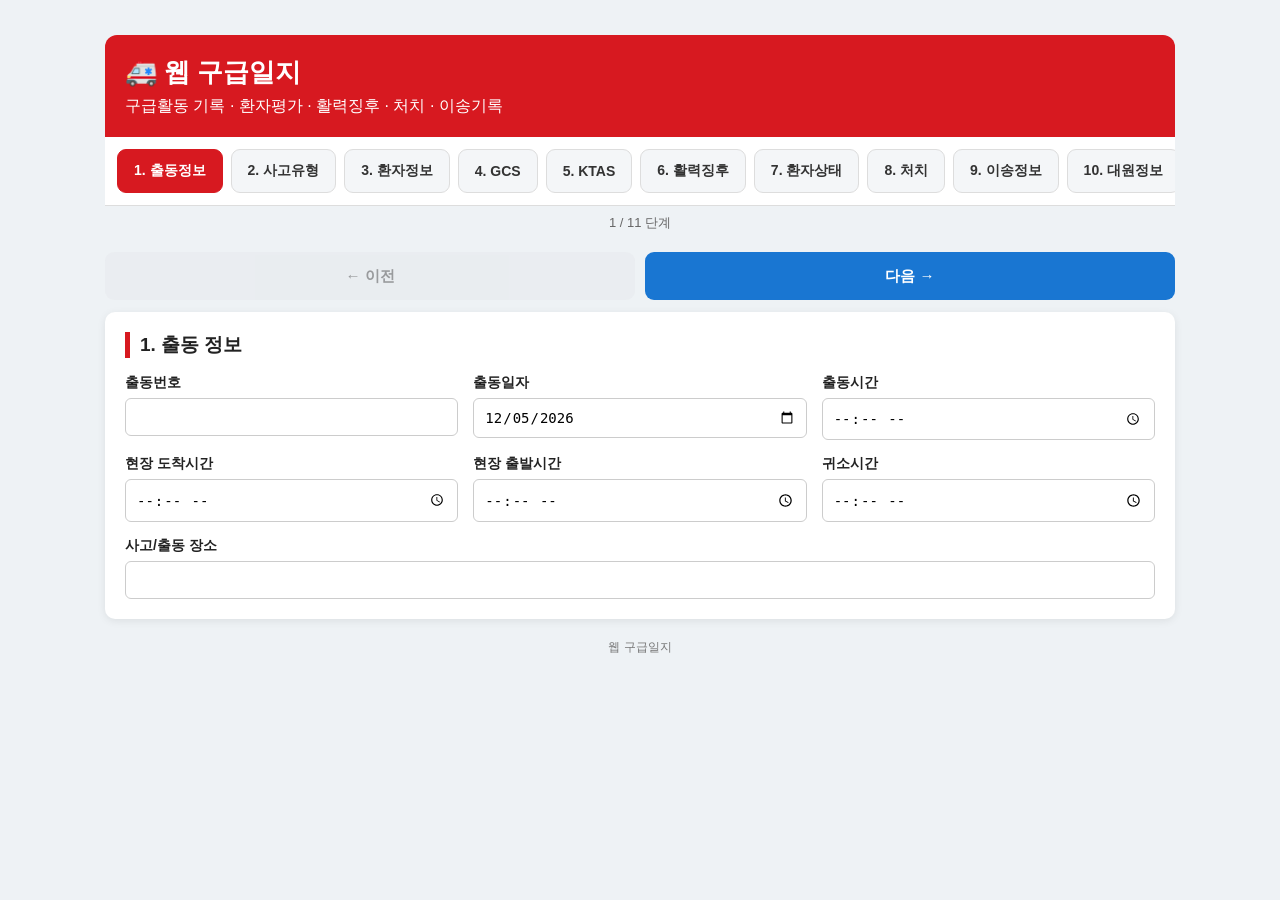
<file: files.html>
<!DOCTYPE html>
<html lang="ko">
<head>
<meta charset="UTF-8">
<meta name="viewport" content="width=device-width, initial-scale=1.0">
<title>웹 구급일지</title>

<style>
*{box-sizing:border-box}

body{
    margin:0;
    font-family:Arial,"Malgun Gothic",sans-serif;
    background:#eef2f5;
    color:#222;
}

.container{
    max-width:1100px;
    margin:20px auto;
    padding:15px;
}

.header{
    background:#d71920;
    color:#fff;
    padding:20px;
    border-radius:12px 12px 0 0;
}

.header h1{
    margin:0;
    font-size:26px;
}

.header p{
    margin:6px 0 0;
}

.card{
    background:#fff;
    padding:20px;
    margin-bottom:15px;
    border-radius:10px;
    box-shadow:0 2px 8px rgba(0,0,0,.08);
}

.card h2{
    margin-top:0;
    border-left:5px solid #d71920;
    padding-left:10px;
    font-size:19px;
}

.grid{
    display:grid;
    grid-template-columns:repeat(3,1fr);
    gap:15px;
}

.field{
    display:flex;
    flex-direction:column;
}

.full{
    grid-column:1/-1;
}

label{
    font-weight:bold;
    margin-bottom:6px;
    font-size:14px;
}

input,
select,
textarea{
    width:100%;
    padding:10px;
    border:1px solid #ccc;
    border-radius:6px;
    font-size:14px;
}

textarea{
    min-height:100px;
    resize:vertical;
}

.check-group{
    display:flex;
    flex-wrap:nowrap;
    align-items:center;
    gap:16px;
    overflow-x:auto;
    white-space:nowrap;
}

.check-group label{
    font-weight:normal;
    display:inline-flex;
    align-items:center;
    gap:5px;
    margin:0;
    flex-shrink:0;
}

.ktas-assist{
    margin-top:18px;
    padding:15px;
    border-radius:8px;
    background:#f8fafc;
    border:1px solid #ddd;
}

.ktas-warning{
    background:#fff1f2;
    border-color:#fecdd3;
    color:#9f1239;
}

.ktas-normal{
    background:#f0fdf4;
    border-color:#bbf7d0;
    color:#166534;
}

.gcs-result{
    margin-top:12px;
    padding:12px;
    border-radius:7px;
    background:#f8fafc;
    font-size:18px;
    font-weight:bold;
}

.gcs-warning{
    display:none;
    margin-top:10px;
    padding:12px;
    border-radius:7px;
    background:#fee2e2;
    color:#991b1b;
    font-weight:bold;
}

.vital-wrapper{
    overflow-x:auto;
}

.vital-table{
    width:100%;
    min-width:950px;
    border-collapse:collapse;
}

.vital-table th,
.vital-table td{
    border:1px solid #ddd;
    padding:7px;
    text-align:center;
}

.vital-table th{
    background:#f4f4f4;
}

.vital-table input{
    min-width:75px;
}

.vital-abnormal{
    background:#fff1f2 !important;
    border:2px solid #ef4444 !important;
}

.vital-alert{
    display:none;
    margin-top:12px;
    padding:12px;
    border-radius:7px;
    background:#fff7ed;
    border:1px solid #fdba74;
    color:#9a3412;
}

.add-vital{
    background:#d71920;
    color:#fff;
    margin-bottom:12px;
}

.delete-vital{
    background:#ef4444;
    color:#fff;
    padding:7px 10px;
    font-size:12px;
}

.buttons{
    display:flex;
    flex-wrap:wrap;
    gap:10px;
    margin-top:20px;
}

button{
    border:0;
    padding:12px 20px;
    border-radius:7px;
    font-weight:bold;
    cursor:pointer;
}

.save{
    background:#1976d2;
    color:#fff;
}

.sheet{
    background:#168a45;
    color:#fff;
}

.txt{
    background:#7c3aed;
    color:#fff;
}

.print{
    background:#444;
    color:#fff;
}

.reset{
    background:#eee;
    color:#333;
}

.status{
    display:none;
    margin-top:15px;
    padding:12px;
    border-radius:7px;
    white-space:pre-line;
}

.status.success{
    display:block;
    background:#dcfce7;
    color:#166534;
}

.status.error{
    display:block;
    background:#fee2e2;
    color:#991b1b;
}

.footer{
    text-align:center;
    color:#777;
    font-size:12px;
    margin:20px;
}

@media(max-width:700px){
    .grid{
        grid-template-columns:1fr;
    }

    .container{
        margin:5px;
        padding:5px;
    }
}

@media print{
    body{
        background:#fff;
    }

    .container{
        max-width:none;
        margin:0;
        padding:0;
    }

    .buttons,
    .add-vital,
    .delete-vital,
    .status{
        display:none!important;
    }

    .card{
        box-shadow:none;
        border:1px solid #ddd;
        page-break-inside:avoid;
    }

    .header{
        background:#d71920!important;
        -webkit-print-color-adjust:exact;
        print-color-adjust:exact;
    }
}

/* ===================================
   모바일·태블릿 탭 방식
=================================== */

.tab-navigation {
    display: flex;
    gap: 8px;
    padding: 12px;
    background: #fff;
    border-bottom: 1px solid #ddd;
    overflow-x: auto;
    -webkit-overflow-scrolling: touch;
    scrollbar-width: thin;
    position: sticky;
    top: 0;
    z-index: 100;
}

.tab-button {
    flex: 0 0 auto;
    min-height: 44px;
    padding: 10px 16px;
    border: 1px solid #ddd;
    border-radius: 9px;
    background: #f4f6f8;
    color: #333;
    font-size: 14px;
    font-weight: bold;
    white-space: nowrap;
    cursor: pointer;
}

.tab-button.active {
    background: #d71920;
    color: #fff;
    border-color: #d71920;
}

.tab-button:focus-visible {
    outline: 3px solid #1976d2;
    outline-offset: 2px;
}

/* 탭 콘텐츠 */
.tab-panel {
    display: none;
}

.tab-panel.active {
    display: block;
}

/* 하단 이전·다음 버튼 */
.tab-controls {
    display: grid;
    grid-template-columns: 1fr 1fr;
    gap: 10px;
    margin: 12px 0;
}

.tab-controls button {
    min-height: 48px;
    border-radius: 9px;
    font-size: 15px;
}

.tab-prev {
    background: #e5e7eb;
    color: #333;
}

.tab-next {
    background: #1976d2;
    color: #fff;
}

.tab-progress {
    text-align: center;
    font-size: 13px;
    color: #666;
    padding: 8px;
}

/* 태블릿 */
@media (min-width: 601px) and (max-width: 1024px) {
    .container {
        max-width: 100%;
        padding: 12px;
    }

    .tab-navigation {
        flex-wrap: wrap;
        position: sticky;
        top: 0;
    }

    .tab-button {
        font-size: 15px;
        padding: 12px 16px;
    }

    .tab-panel .grid {
        grid-template-columns: repeat(2, minmax(0, 1fr));
    }
}

/* 스마트폰 */
@media (max-width: 600px) {
    .tab-navigation {
        gap: 6px;
        padding: 10px;
    }

    .tab-button {
        min-height: 44px;
        padding: 10px 13px;
        font-size: 13px;
    }

    .tab-controls {
        padding: 0 10px;
    }

    .tab-progress {
        background: #f3f5f8;
    }
}

/* 인쇄할 때는 모든 탭 내용을 표시 */
@media print {
    .tab-navigation,
    .tab-controls,
    .tab-progress {
        display: none !important;
    }

    .tab-panel,
    .tab-panel.active {
        display: block !important;
    }
}

.tab-controls button:disabled {
    opacity: 0.45;
    cursor: not-allowed;
}

.tab-button:disabled {
    cursor: not-allowed;
}

@media print {
    .tab-panel {
        display: block !important;
    }
}    

/* =====================================
   태블릿: KTAS 선택 항목 겹침 방지
===================================== */

@media (min-width: 601px) and (max-width: 1024px) {

    /* KTAS 카드 내부의 그리드 넘침 방지 */
    .card .grid {
        grid-template-columns: repeat(2, minmax(0, 1fr));
        gap: 18px 14px;
    }

    .card .field {
        min-width: 0;
    }

    /* 생명위협 여부 등 선택 영역 */
    #ktas .check-group,
    .card .check-group {
        display: flex;
        flex-wrap: wrap;
        align-items: flex-start;
        gap: 12px 18px;
        overflow: visible;
        white-space: normal;
        min-width: 0;
    }

    /* 라디오·체크박스와 글씨를 한 묶음으로 정렬 */
    .card .check-group label {
        display: inline-flex;
        flex-direction: row;
        align-items: center;
        justify-content: flex-start;
        gap: 8px;
        margin: 0;
        padding: 3px 0;
        min-width: 0;
        flex: 0 1 auto;
        white-space: normal;
        line-height: 1.6;
        font-size: 14px;
    }

    /* 전역 input { width:100% } 스타일 덮어쓰기 */
    .card .check-group input[type="radio"],
    .card .check-group input[type="checkbox"] {
        width: 18px;
        min-width: 18px;
        height: 18px;
        flex: 0 0 18px;
        margin: 0;
        padding: 0;
    }

    /* 주요 응급증상: 두 열로 배치 */
    .card .field.full .check-group {
        display: grid;
        grid-template-columns: repeat(2, minmax(0, 1fr));
        align-items: start;
        gap: 12px 16px;
    }

    .card .field.full .check-group label {
        width: 100%;
        overflow-wrap: break-word;
        word-break: keep-all;
    }
}
    
</style>
</head>

<body>

<div class="container">

<div class="header">
    <h1>🚑 웹 구급일지</h1>
    <p>구급활동 기록 · 환자평가 · 활력징후 · 처치 · 이송기록</p>
</div>


<!-- 탭 메뉴 -->
<nav class="tab-navigation" aria-label="구급일지 입력 항목">
    <button type="button" class="tab-button active"
        data-tab="0" aria-selected="true">1. 출동정보</button>

    <button type="button" class="tab-button"
        data-tab="1" aria-selected="false">2. 사고유형</button>

    <button type="button" class="tab-button"
        data-tab="2" aria-selected="false">3. 환자정보</button>

    <button type="button" class="tab-button"
        data-tab="3" aria-selected="false">4. GCS</button>

    <button type="button" class="tab-button"
        data-tab="4" aria-selected="false">5. KTAS</button>

    <button type="button" class="tab-button"
        data-tab="5" aria-selected="false">6. 활력징후</button>

    <button type="button" class="tab-button"
        data-tab="6" aria-selected="false">7. 환자상태</button>

    <button type="button" class="tab-button"
        data-tab="7" aria-selected="false">8. 처치</button>

    <button type="button" class="tab-button"
        data-tab="8" aria-selected="false">9. 이송정보</button>

    <button type="button" class="tab-button"
        data-tab="9" aria-selected="false">10. 대원정보</button>

    <button type="button" class="tab-button"
        data-tab="10" aria-selected="false">11. 기타·저장</button>
</nav>

<div class="tab-progress" id="tabProgress" aria-live="polite">
    1 / 11 단계
</div>


<div class="tab-controls">
    <button type="button" class="tab-prev" id="tabPrev">
        ← 이전
    </button>
    <button type="button" class="tab-next" id="tabNext">
        다음 →
    </button>
</div>
    
    
<!-- 1 출동정보 -->
<div class="card">
<h2>1. 출동 정보</h2>

<div class="grid">

<div class="field">
<label>출동번호</label>
<input type="text" id="callNumber">
</div>

<div class="field">
<label>출동일자</label>
<input type="date" id="date">
</div>

<div class="field">
<label>출동시간</label>
<input type="time" id="dispatchTime">
</div>

<div class="field">
<label>현장 도착시간</label>
<input type="time" id="arrivalTime">
</div>

<div class="field">
<label>현장 출발시간</label>
<input type="time" id="departureTime">
</div>

<div class="field">
<label>귀소시간</label>
<input type="time" id="returnTime">
</div>

<div class="field full">
<label>사고/출동 장소</label>
<input type="text" id="location">
</div>

</div>
</div>


<!-- 2 사고유형 -->
<div class="card">
<h2>2. 사고유형</h2>

<div class="grid">

<div class="field">
<label>사고유형</label>

<select id="accidentType">

<option value="">선택</option>

<optgroup label="질환">
<option>흉통</option>
<option>호흡곤란</option>
<option>심정지</option>
<option>뇌졸중 의심</option>
<option>경련</option>
<option>의식저하</option>
<option>실신</option>
<option>저혈당</option>
<option>고혈당</option>
<option>복통</option>
<option>발열</option>
</optgroup>

<optgroup label="외상">
<option>실족·추락</option>
<option>낙상</option>
<option>교통사고</option>
<option>충돌</option>
<option>절단</option>
<option>열상</option>
<option>골절 의심</option>
<option>심한 출혈</option>
</optgroup>

<optgroup label="환경">
<option>저체온증</option>
<option>열탈진</option>
<option>열사병</option>
<option>탈수</option>
<option>동상</option>
<option>번개 손상</option>
</optgroup>

<optgroup label="중독·동물">
<option>중독</option>
<option>벌 쏘임</option>
<option>뱀 물림</option>
<option>야생동물 공격</option>
</optgroup>

<optgroup label="조난">
<option>길 잃음</option>
<option>고립</option>
<option>체력고갈</option>
<option>장비부족</option>
</optgroup>

<option>기타</option>

</select>
</div>

</div>
</div>


<!-- 3 환자정보 -->
<div class="card">
<h2>3. 환자 정보</h2>

<div class="grid">

<div class="field">
<label>성명</label>
<input type="text" id="patientName">
</div>

<div class="field">
<label>성별</label>
<select id="gender">
<option value="">선택</option>
<option>남성</option>
<option>여성</option>
<option>미상</option>
</select>
</div>

<div class="field">
<label>나이</label>
<input type="number" id="age" min="0" max="150">
</div>

<div class="field">
<label>생년월일</label>
<input type="date" id="birthDate">
</div>

<div class="field">
<label>보호자</label>
<input type="text" id="guardian">
</div>

<div class="field">
<label>연락처</label>
<input type="tel" id="phone">
</div>

</div>
</div>


<!-- 4 GCS -->
<div class="card">
<h2>4. 의식평가 GCS</h2>

<div class="grid">

<div class="field">
<label>Eye (E)</label>

<select id="eye" onchange="calculateGCS()">
<option value="4">4 - 자발적으로 눈을 뜸</option>
<option value="3">3 - 말에 눈을 뜸</option>
<option value="2">2 - 통증에 눈을 뜸</option>
<option value="1">1 - 눈을 뜨지 않음</option>
</select>
</div>


<div class="field">
<label>Verbal (V)</label>

<select id="verbal" onchange="calculateGCS()">
<option value="5">5 - 지남력 정상</option>
<option value="4">4 - 혼돈된 대화</option>
<option value="3">3 - 부적절한 말</option>
<option value="2">2 - 이해할 수 없는 소리</option>
<option value="1">1 - 반응 없음</option>
</select>
</div>


<div class="field">
<label>Motor (M)</label>

<select id="motor" onchange="calculateGCS()">
<option value="6">6 - 명령에 따름</option>
<option value="5">5 - 통증 국소화</option>
<option value="4">4 - 통증에 움츠림</option>
<option value="3">3 - 이상굴곡</option>
<option value="2">2 - 이상신전</option>
<option value="1">1 - 움직임 없음</option>
</select>
</div>

</div>


<div class="gcs-result">
GCS :
<span id="gcsResult"></span>
</div>

<div
    id="gcsWarning"
    class="gcs-warning"
>
⚠️ GCS 8점 이하입니다. 기도 및 호흡상태를 즉시 확인하고 환자의 전체 상태를 평가하십시오.
</div>

</div>


<!-- 5 KTAS -->
<div class="card">

<h2>5. KTAS 환자 중증도 평가</h2>

<div class="grid">


<div class="field">
<label>생명위협 여부</label>

<div class="check-group">

<label>
<input
type="radio"
name="lifeThreat"
value="있음"
onchange="evaluateKTAS()"
>
있음
</label>

<label>
<input
type="radio"
name="lifeThreat"
value="없음"
onchange="evaluateKTAS()"
>
없음
</label>

</div>
</div>


<div class="field">
<label>기도</label>

<select id="airway" onchange="evaluateKTAS()">
<option value="">선택</option>
<option value="정상">유지</option>
<option value="부분폐쇄">부분폐쇄</option>
<option value="위험">완전폐쇄/위험</option>
</select>
</div>


<div class="field">
<label>호흡</label>

<select id="breathing" onchange="evaluateKTAS()">
<option value="">선택</option>
<option value="정상">정상</option>
<option value="이상">이상</option>
<option value="호흡부전">호흡부전 의심</option>
<option value="무호흡">무호흡</option>
</select>
</div>


<div class="field">
<label>순환</label>

<select id="circulation" onchange="evaluateKTAS()">
<option value="">선택</option>
<option value="안정">안정</option>
<option value="불안정">불안정</option>
<option value="심정지">심정지</option>
</select>
</div>


<div class="field">
<label>의식</label>

<select id="ktasConsciousness" onchange="evaluateKTAS()">
<option value="">선택</option>
<option value="Alert">Alert</option>
<option value="Verbal">Verbal</option>
<option value="Pain">Pain</option>
<option value="Unresponsive">Unresponsive</option>
</select>
</div>


<div class="field full">
<label>주요 응급증상</label>

<div class="check-group">

<label>
<input
type="checkbox"
name="ktasSymptom"
value="호흡곤란"
onchange="evaluateKTAS()"
>
호흡곤란
</label>

<label>
<input
type="checkbox"
name="ktasSymptom"
value="흉통"
onchange="evaluateKTAS()"
>
흉통
</label>

<label>
<input
type="checkbox"
name="ktasSymptom"
value="심한출혈"
onchange="evaluateKTAS()"
>
심한 출혈
</label>

<label>
<input
type="checkbox"
name="ktasSymptom"
value="경련"
onchange="evaluateKTAS()"
>
경련
</label>

<label>
<input
type="checkbox"
name="ktasSymptom"
value="뇌졸중의심"
onchange="evaluateKTAS()"
>
뇌졸중 의심
</label>

<label>
<input
type="checkbox"
name="ktasSymptom"
value="심한외상"
onchange="evaluateKTAS()"
>
심한 외상
</label>

<label>
<input
type="checkbox"
name="ktasSymptom"
value="심한통증"
onchange="evaluateKTAS()"
>
심한 통증
</label>

<label>
<input
type="checkbox"
name="ktasSymptom"
value="중독"
onchange="evaluateKTAS()"
>
중독
</label>

</div>
</div>

</div>


<div
id="ktasAssist"
class="ktas-assist"
>
환자 상태를 입력하면 KTAS 평가 참고사항이 표시됩니다.
</div>


<div
style="
margin-top:18px;
padding:15px;
background:#fff7ed;
border:1px solid #fed7aa;
border-radius:8px;
"
>

<label>최종 KTAS</label>

<select id="ktas">

<option value="">선택</option>
<option value="KTAS 1">KTAS 1 - 소생</option>
<option value="KTAS 2">KTAS 2 - 긴급</option>
<option value="KTAS 3">KTAS 3 - 응급</option>
<option value="KTAS 4">KTAS 4 - 준응급</option>
<option value="KTAS 5">KTAS 5 - 비응급</option>

</select>

<p style="font-size:12px;color:#666">
평가 참고사항을 확인한 후 환자의 전체 상태에 따라 최종 KTAS를 선택하십시오.
</p>

</div>

</div>


<!-- 6 활력징후 -->
<div class="card">

<h2>6. 활력징후</h2>

<button
type="button"
class="add-vital"
onclick="addVitalRow()"
>
＋ 활력징후 추가
</button>

<div class="vital-wrapper">

<table class="vital-table">

<thead>

<tr>
<th>순번</th>
<th>측정시각</th>
<th>혈압</th>
<th>맥박</th>
<th>호흡</th>
<th>체온</th>
<th>SpO₂</th>
<th>혈당</th>
<th>기타</th>
<th>삭제</th>
</tr>

</thead>

<tbody id="vitalBody"></tbody>

</table>

</div>


<div
id="vitalAlert"
class="vital-alert"
></div>

</div>


<!-- 7 상태 -->
<div class="card">

<h2>7. 환자 상태 및 증상</h2>

<textarea
id="symptoms"
placeholder="환자의 상태, 증상, 사고상황 등을 기록하세요."
></textarea>

<div class="grid" style="margin-top:15px">

<div class="field">
<label>발병/사고 시각</label>
<input type="time" id="onsetTime">
</div>

<div class="field">
<label>주호소</label>
<input type="text" id="chiefComplaint">
</div>

</div>

</div>


<!-- 8 처치 -->
<div class="card">

<h2>8. 실시한 처치</h2>

<div class="check-group">

<label>
<input type="checkbox" name="treatment" value="기도확보">
기도확보
</label>

<label>
<input type="checkbox" name="treatment" value="산소투여">
산소투여
</label>

<label>
<input type="checkbox" name="treatment" value="심폐소생술">
심폐소생술
</label>

<label>
<input type="checkbox" name="treatment" value="AED">
AED
</label>

<label>
<input type="checkbox" name="treatment" value="지혈">
지혈
</label>

<label>
<input type="checkbox" name="treatment" value="부목/고정">
부목/고정
</label>

<label>
<input type="checkbox" name="treatment" value="환자이송">
환자이송
</label>

</div>

<br>

<textarea
id="treatmentMemo"
placeholder="기타 처치 내용 및 처치 경과"
></textarea>

</div>


<!-- 9 이송 -->
<div class="card">

<h2>9. 이송 정보</h2>

<div class="grid">

<div class="field">
<label>이송 여부</label>

<select id="transport">
<option value="">선택</option>
<option>이송</option>
<option>미이송</option>
<option>현장처치</option>
</select>
</div>

<div class="field">
<label>이송 병원</label>
<input type="text" id="hospital">
</div>

<div class="field">
<label>이송 시작시간</label>
<input type="time" id="transportTime">
</div>

<div class="field full">
<label>환자 인계사항</label>
<textarea id="handover"></textarea>
</div>

</div>
</div>


<!-- 10 대원 -->
<div class="card">

<h2>10. 구급대원 정보</h2>

<div class="grid">

<div class="field">
<label>구급대원 1</label>
<input type="text" id="crew1">
</div>

<div class="field">
<label>구급대원 2</label>
<input type="text" id="crew2">
</div>

<div class="field">
<label>운전요원</label>
<input type="text" id="driver">
</div>

</div>
</div>


<!-- 11 기타 -->
<div class="card">

<h2>11. 기타</h2>

<textarea
id="memo"
placeholder="기타 특이사항"
></textarea>


<div class="buttons">

<button
class="save"
onclick="saveLocal()"
>
💾 임시저장
</button>

<button
class="sheet"
onclick="saveToGoogleSheets()"
>
☁️ 서버저장
</button>

<button
class="txt"
onclick="saveTXT()"
>
📄 TXT 저장
</button>

<button
class="print"
onclick="window.print()"
>
🖨️ 인쇄
</button>

<button
class="reset"
onclick="resetForm()"
>
🔄 초기화
</button>

</div>

<div id="status" class="status"></div>

</div>

<div class="footer">
웹 구급일지
</div>

</div>


<script>

/*************************************************
 * Google Apps Script 주소
 *
 * 본인의 /exec 주소로 변경하세요.
 *************************************************/

const GOOGLE_SCRIPT_URL =
"https://script.google.com/macros/s/AKfycbzeViWG4RE6jTu9BuLO8fi-EjtMTYvtRSjvUTZiAWMejTxfjlWs8gCtmSP6lgoTiefa2g/exec";


/*************************************************
 * 탭 메뉴 및 이전·다음 이동
 *************************************************/

let currentTab = 0;

function initTabs() {
    const buttons = Array.from(
        document.querySelectorAll(".tab-button")
    );

    // 컨테이너 바로 아래의 카드 11개를 탭 콘텐츠로 연결
    const panels = Array.from(
        document.querySelectorAll(".container > .card")
    );

    const progress = document.getElementById("tabProgress");
    const prev = document.getElementById("tabPrev");
    const next = document.getElementById("tabNext");

    if (!buttons.length || buttons.length !== panels.length) {
        console.error("탭 버튼과 콘텐츠 개수가 일치하지 않습니다.");
        return;
    }

    panels.forEach((panel, index) => {
        panel.classList.add("tab-panel");
        panel.dataset.panel = index;
    });

    function showTab(index) {
        currentTab = Math.max(
            0,
            Math.min(index, buttons.length - 1)
        );

        buttons.forEach((button, i) => {
            const active = i === currentTab;

            button.classList.toggle("active", active);
            button.setAttribute(
                "aria-selected",
                String(active)
            );
        });

        panels.forEach((panel, i) => {
            panel.classList.toggle(
                "active",
                i === currentTab
            );
        });

        progress.textContent =
            `${currentTab + 1} / ${buttons.length} 단계`;

        prev.disabled = currentTab === 0;
        next.disabled = currentTab === buttons.length - 1;

        // 선택한 탭 버튼이 보이도록 가로 스크롤
        buttons[currentTab].scrollIntoView({
            behavior: "smooth",
            block: "nearest",
            inline: "nearest"
        });
    }

    buttons.forEach((button, index) => {
        button.addEventListener("click", () => {
            showTab(index);
        });
    });

    prev.addEventListener("click", () => {
        showTab(currentTab - 1);
    });

    next.addEventListener("click", () => {
        showTab(currentTab + 1);
    });

    showTab(0);
}
    
    

/*************************************************
 * 시작
 *************************************************/

window.addEventListener("load", () => {
    initTabs();

    setToday();
    loadLocal();
    calculateGCS();

    if (
        document.querySelectorAll("#vitalBody tr").length === 0
    ) {
        addVitalRow();
    }
});


/*************************************************
 * 날짜
 *************************************************/

function setToday() {
    const el = document.getElementById("date");

    if (!el.value) {
        const now = new Date();
        const localDate = new Date(
            now.getTime() - now.getTimezoneOffset() * 60000
        );

        el.value = localDate.toISOString().slice(0, 10);
    }
}

/*************************************************
 * GCS
 *************************************************/

function calculateGCS(){

    const eye=
        Number(
            document.getElementById("eye").value
        );

    const verbal=
        Number(
            document.getElementById("verbal").value
        );

    const motor=
        Number(
            document.getElementById("motor").value
        );

    const total=
        eye+verbal+motor;


    let state="";
    let color="";


    if(total===15){

        state="정상 범위";
        color="#2563eb";

    }else if(total>=13){

        state="경도 의식저하";
        color="#16a34a";

    }else if(total>=9){

        state="중등도 의식저하";
        color="#d97706";

    }else{

        state="중증 의식저하";
        color="#dc2626";

    }


    const result=
        document.getElementById(
            "gcsResult"
        );

    result.textContent=
        `${total}점 (${state})`;

    result.style.color=color;


    const warning=
        document.getElementById(
            "gcsWarning"
        );


    if(total<=8){

        warning.style.display="block";

    }else{

        warning.style.display="none";

    }


    evaluateKTAS();

}


/*************************************************
 * KTAS 평가 참고
 *************************************************/

function evaluateKTAS(){

    const lifeThreat=
        document.querySelector(
            'input[name="lifeThreat"]:checked'
        )?.value || "";


    const airway=
        document.getElementById(
            "airway"
        ).value;


    const breathing=
        document.getElementById(
            "breathing"
        ).value;


    const circulation=
        document.getElementById(
            "circulation"
        ).value;


    const consciousness=
        document.getElementById(
            "ktasConsciousness"
        ).value;


    const gcs=
        getGCS();


    const symptoms=
        Array.from(
            document.querySelectorAll(
                'input[name="ktasSymptom"]:checked'
            )
        ).map(
            el=>el.value
        );


    const warnings=[];


    if(
        lifeThreat==="있음" ||
        airway==="위험" ||
        breathing==="무호흡" ||
        breathing==="호흡부전" ||
        circulation==="심정지" ||
        consciousness==="Unresponsive"
    ){

        warnings.push(
            "생명위협 소견이 확인되었습니다."
        );

    }


    if(gcs<=8){

        warnings.push(
            `GCS ${gcs}점: 중증 의식저하가 확인되었습니다.`
        );

    }


    if(
        symptoms.includes("호흡곤란")
    ){

        warnings.push(
            "호흡곤란: 호흡수와 SpO₂를 함께 평가하십시오."
        );

    }


    if(
        symptoms.includes("흉통")
    ){

        warnings.push(
            "흉통: 발병시각, 활력징후 및 동반증상을 확인하십시오."
        );

    }


    if(
        symptoms.includes("심한출혈")
    ){

        warnings.push(
            "심한 출혈: 출혈 정도와 순환상태를 평가하십시오."
        );

    }


    if(
        symptoms.includes("뇌졸중의심")
    ){

        warnings.push(
            "뇌졸중 의심: 증상 발생시각과 신경학적 상태를 확인하십시오."
        );

    }


    if(
        symptoms.includes("경련")
    ){

        warnings.push(
            "경련: 지속시간, 반복 여부 및 의식회복 여부를 확인하십시오."
        );

    }


    if(
        symptoms.includes("심한외상")
    ){

        warnings.push(
            "심한 외상: 손상기전 및 생명위협 손상을 평가하십시오."
        );

    }


    if(
        symptoms.includes("중독")
    ){

        warnings.push(
            "중독: 노출물질, 노출량 및 노출시간을 확인하십시오."
        );

    }


    const box=
        document.getElementById(
            "ktasAssist"
        );


    if(warnings.length===0){

        box.className=
            "ktas-assist ktas-normal";

        box.innerHTML=
            "현재 입력된 정보에서 별도의 고위험 참고사항이 표시되지 않았습니다. 환자의 전체 상태를 종합하여 최종 KTAS를 선택하십시오.";

    }else{

        box.className=
            "ktas-assist ktas-warning";

        box.innerHTML=
            "<strong>⚠️ KTAS 평가 참고사항</strong>" +
            "<ul>" +
            warnings.map(
                x=>`<li>${escapeHtml(x)}</li>`
            ).join("") +
            "</ul>";

    }

}


/*************************************************
 * GCS 가져오기
 *************************************************/

function getGCS(){

    return(
        Number(
            document.getElementById("eye").value
        )+
        Number(
            document.getElementById("verbal").value
        )+
        Number(
            document.getElementById("motor").value
        )
    );

}


/*************************************************
 * 활력징후 추가
 *************************************************/

function addVitalRow(data={}){

    const tbody=
        document.getElementById(
            "vitalBody"
        );


    const number=
        tbody.children.length+1;


    const tr=
        document.createElement("tr");


    tr.innerHTML=`

<td class="vital-number">
${number}
</td>

<td>
<input
type="time"
class="vital-time"
value="${escapeHtml(data.time||"")}"
oninput="checkVitalSigns(this.closest('tr'))"
>
</td>

<td>
<input
type="text"
class="vital-bp"
placeholder="120/80"
value="${escapeHtml(data.bp||"")}"
oninput="checkVitalSigns(this.closest('tr'))"
>
</td>

<td>
<input
type="number"
class="vital-pulse"
value="${escapeHtml(data.pulse||"")}"
oninput="checkVitalSigns(this.closest('tr'))"
>
</td>

<td>
<input
type="number"
class="vital-resp"
value="${escapeHtml(data.resp||"")}"
oninput="checkVitalSigns(this.closest('tr'))"
>
</td>

<td>
<input
type="number"
step="0.1"
class="vital-temp"
value="${escapeHtml(data.temp||"")}"
oninput="checkVitalSigns(this.closest('tr'))"
>
</td>

<td>
<input
type="number"
class="vital-spo2"
value="${escapeHtml(data.spo2||"")}"
oninput="checkVitalSigns(this.closest('tr'))"
>
</td>

<td>
<input
type="number"
class="vital-glucose"
value="${escapeHtml(data.glucose||"")}"
oninput="checkVitalSigns(this.closest('tr'))"
>
</td>

<td>
<input
type="text"
class="vital-memo"
value="${escapeHtml(data.memo||"")}"
>
</td>

<td>
<button
type="button"
class="delete-vital"
onclick="deleteVitalRow(this)"
>
삭제
</button>
</td>
`;


    tbody.appendChild(tr);

    renumberVitals();

    checkVitalSigns(tr);

}


/*************************************************
 * 활력징후 삭제
 *************************************************/

function deleteVitalRow(button){

    button.closest("tr").remove();

    renumberVitals();

    checkAllVitals();

}


/*************************************************
 * 번호
 *************************************************/

function renumberVitals(){

    document
    .querySelectorAll("#vitalBody tr")
    .forEach((row,index)=>{

        row.querySelector(
            ".vital-number"
        ).textContent=index+1;

    });

}


/*************************************************
 * 활력징후 이상 참고
 * 숫자는 진단/KTAS 자동결정이 아니라
 * 기록 확인을 위한 경고용입니다.
 *************************************************/

function checkVitalSigns(row){

    if(!row) return;


    const pulse=
        Number(
            row.querySelector(
                ".vital-pulse"
            ).value
        );


    const resp=
        Number(
            row.querySelector(
                ".vital-resp"
            ).value
        );


    const spo2=
        Number(
            row.querySelector(
                ".vital-spo2"
            ).value
        );


    const temp=
        Number(
            row.querySelector(
                ".vital-temp"
            ).value
        );


    const glucose=
        Number(
            row.querySelector(
                ".vital-glucose"
            ).value
        );


    row.querySelector(".vital-pulse")
        .classList.toggle(
            "vital-abnormal",
            pulse>0 &&
            (pulse<50 || pulse>120)
        );


    row.querySelector(".vital-resp")
        .classList.toggle(
            "vital-abnormal",
            resp>0 &&
            (resp<10 || resp>30)
        );


    row.querySelector(".vital-spo2")
        .classList.toggle(
            "vital-abnormal",
            spo2>0 &&
            spo2<92
        );


    row.querySelector(".vital-temp")
        .classList.toggle(
            "vital-abnormal",
            temp>0 &&
            (temp<35 || temp>=38)
        );


    row.querySelector(".vital-glucose")
        .classList.toggle(
            "vital-abnormal",
            glucose>0 &&
            (glucose<70 || glucose>250)
        );


    checkAllVitals();

}

const bpInput = row.querySelector(".vital-bp");
const bpMatch = bpInput.value.trim().match(
    /^(\d{2,3})\s*\/\s*(\d{2,3})$/
);

let abnormalBP = false;

if (bpMatch) {
    const systolic = Number(bpMatch[1]);
    const diastolic = Number(bpMatch[2]);

    abnormalBP =
        systolic < 90 ||
        systolic >= 180 ||
        diastolic < 60 ||
        diastolic >= 120;
}

bpInput.classList.toggle(
    "vital-abnormal",
    abnormalBP
);    

/*************************************************
 * 전체 활력징후 경고
 *************************************************/

function checkAllVitals(){

    const alerts=[];


    document
    .querySelectorAll("#vitalBody tr")
    .forEach((row,index)=>{

        const pulse=
            Number(
                row.querySelector(
                    ".vital-pulse"
                ).value
            );

        const resp=
            Number(
                row.querySelector(
                    ".vital-resp"
                ).value
            );

        const spo2=
            Number(
                row.querySelector(
                    ".vital-spo2"
                ).value
            );

        const temp=
            Number(
                row.querySelector(
                    ".vital-temp"
                ).value
            );

        const glucose=
            Number(
                row.querySelector(
                    ".vital-glucose"
                ).value
            );


        if(
            pulse &&
            (pulse<50 || pulse>120)
        ){

            alerts.push(
                `${index+1}차: 맥박 ${pulse}`
            );

        }


        if(
            resp &&
            (resp<10 || resp>30)
        ){

            alerts.push(
                `${index+1}차: 호흡수 ${resp}`
            );

        }


        if(
            spo2 &&
            spo2<92
        ){

            alerts.push(
                `${index+1}차: SpO₂ ${spo2}%`
            );

        }


        if(
            temp &&
            (temp<35 || temp>=38)
        ){

            alerts.push(
                `${index+1}차: 체온 ${temp}℃`
            );

        }


        if(
            glucose &&
            (glucose<70 || glucose>250)
        ){

            alerts.push(
                `${index+1}차: 혈당 ${glucose}`
            );

        }

    });


    const box=
        document.getElementById(
            "vitalAlert"
        );


    if(alerts.length===0){

        box.style.display="none";

        box.innerHTML="";

    }else{

        box.style.display="block";

        box.innerHTML=
            "<strong>⚠️ 활력징후 확인 필요</strong><br>" +
            alerts
            .map(
                x=>escapeHtml(x)
            )
            .join("<br>");

    }

}


/*************************************************
 * 활력징후 수집
 *************************************************/

function collectVitals(){

    return Array.from(
        document.querySelectorAll(
            "#vitalBody tr"
        )
    ).map(row=>({

        time:
            row.querySelector(
                ".vital-time"
            ).value,

        bp:
            row.querySelector(
                ".vital-bp"
            ).value,

        pulse:
            row.querySelector(
                ".vital-pulse"
            ).value,

        resp:
            row.querySelector(
                ".vital-resp"
            ).value,

        temp:
            row.querySelector(
                ".vital-temp"
            ).value,

        spo2:
            row.querySelector(
                ".vital-spo2"
            ).value,

        glucose:
            row.querySelector(
                ".vital-glucose"
            ).value,

        memo:
            row.querySelector(
                ".vital-memo"
            ).value

    }));

}


/*************************************************
 * 처치
 *************************************************/

function collectTreatments(){

    return Array.from(
        document.querySelectorAll(
            'input[name="treatment"]:checked'
        )
    ).map(
        x=>x.value
    );

}


/*************************************************
 * 전체 데이터
 *************************************************/

function collectData(){

    return{

        callNumber:
            value("callNumber"),

        date:
            value("date"),

        dispatchTime:
            value("dispatchTime"),

        arrivalTime:
            value("arrivalTime"),

        departureTime:
            value("departureTime"),

        returnTime:
            value("returnTime"),

        location:
            value("location"),

        accidentType:
            value("accidentType"),

        patientName:
            value("patientName"),

        gender:
            value("gender"),

        age:
            value("age"),

        birthDate:
            value("birthDate"),

        guardian:
            value("guardian"),

        phone:
            value("phone"),

        consciousness:
            value("ktasConsciousness"),

        chiefComplaint:
            value("chiefComplaint"),

        onsetTime:
            value("onsetTime"),

        symptoms:
            value("symptoms"),

        ktas:
            value("ktas"),

        ktasLifeThreat:
            document.querySelector(
                'input[name="lifeThreat"]:checked'
            )?.value || "",

        ktasAirway:
            value("airway"),

        ktasBreathing:
            value("breathing"),

        ktasCirculation:
            value("circulation"),

        ktasConsciousness:
            value("ktasConsciousness"),

        ktasSymptoms:
            Array.from(
                document.querySelectorAll(
                    'input[name="ktasSymptom"]:checked'
                )
            ).map(
                x=>x.value
            ),

        gcsEye:
            value("eye"),

        gcsVerbal:
            value("verbal"),

        gcsMotor:
            value("motor"),

        gcsTotal:
            getGCS(),

        vitals:
            collectVitals(),

        treatments:
            collectTreatments(),

        treatmentMemo:
            value("treatmentMemo"),

        transport:
            value("transport"),

        hospital:
            value("hospital"),

        transportTime:
            value("transportTime"),

        handover:
            value("handover"),

        crew1:
            value("crew1"),

        crew2:
            value("crew2"),

        driver:
            value("driver"),

        memo:
            value("memo")

    };

}


/*************************************************
 * Google Sheets 저장
 *************************************************/

async function saveToGoogleSheets(){

    const data=
        collectData();


    showStatus(
        "Google Sheets 저장 중...",
        "success"
    );


    try{

        const response=
            await fetch(
                GOOGLE_SCRIPT_URL,
                {
                    method:"POST",
                    body:JSON.stringify(data)
                }
            );


        if (!response.ok) {
    throw new Error(
        `HTTP 오류: ${response.status}`
    );
}

const responseText = await response.text();
let result;

try {
    result = JSON.parse(responseText);
} catch {
    throw new Error(
        "서버가 JSON 응답을 반환하지 않았습니다. " +
        "Apps Script의 배포 설정과 응답 형식을 확인하세요."
    );
}

if (!result.success) {
    throw new Error(result.message || "저장 실패");
}

        if(!result.success){

            throw new Error(
                result.message ||
                "저장 실패"
            );

        }


        showStatus(

            "✅ Google Sheets 저장 완료\n" +
            "기록ID: " +
            result.recordId +
            "\n활력징후: " +
            result.vitalCount +
            "건",

            "success"

        );


        data.recordId=
            result.recordId;


        localStorage.setItem(
            "ambulanceReport",
            JSON.stringify(data)
        );


    }catch(error){

        console.error(error);

        showStatus(
            "❌ Google Sheets 저장 실패\n"+
            error.message,
            "error"
        );

    }

}


/*************************************************
 * TXT 저장
 *************************************************/

function saveTXT() {
    const data = collectData();

    const vitalText = data.vitals.map((v, index) => `
${index + 1}차 활력징후
측정시각: ${v.time}
혈압: ${v.bp}
맥박: ${v.pulse}
호흡: ${v.resp}
체온: ${v.temp}
SpO₂: ${v.spo2}
혈당: ${v.glucose}
기타: ${v.memo}
`.trim()).join("\n\n");

    const text = `
웹 구급일지

[출동정보]
출동번호: ${data.callNumber}
출동일자: ${data.date}
출동시간: ${data.dispatchTime}
현장도착: ${data.arrivalTime}
현장출발: ${data.departureTime}
귀소시간: ${data.returnTime}
사고장소: ${data.location}

[사고유형]
${data.accidentType}

[환자정보]
성명: ${data.patientName}
성별: ${data.gender}
나이: ${data.age}
생년월일: ${data.birthDate}
보호자: ${data.guardian}
연락처: ${data.phone}

[의식평가 GCS]
총점: ${data.gcsTotal}
Eye: ${data.gcsEye}
Verbal: ${data.gcsVerbal}
Motor: ${data.gcsMotor}

[KTAS]
최종 KTAS: ${data.ktas}
생명위협: ${data.ktasLifeThreat}
기도: ${data.ktasAirway}
호흡: ${data.ktasBreathing}
순환: ${data.ktasCirculation}
의식: ${data.ktasConsciousness}
주요증상: ${data.ktasSymptoms.join(", ")}

[활력징후]
${vitalText || "기록 없음"}

[환자상태]
발병/사고 시각: ${data.onsetTime}
주호소: ${data.chiefComplaint}
${data.symptoms}

[처치]
${data.treatments.join(", ")}
${data.treatmentMemo}

[이송정보]
이송여부: ${data.transport}
이송병원: ${data.hospital}
이송시작: ${data.transportTime}
인계사항:
${data.handover}

[구급대원]
구급대원 1: ${data.crew1}
구급대원 2: ${data.crew2}
운전요원: ${data.driver}

[기타]
${data.memo}

작성일시: ${new Date().toLocaleString("ko-KR")}
`.trim();

    const blob = new Blob(
        ["\uFEFF", text],
        { type: "text/plain;charset=utf-8" }
    );

    const url = URL.createObjectURL(blob);
    const a = document.createElement("a");

    a.href = url;
    a.download = `구급일지_${data.date || "기록"}.txt`;

    document.body.appendChild(a);
    a.click();
    a.remove();

    setTimeout(() => URL.revokeObjectURL(url), 1000);
}

/*************************************************
 * 임시저장
 *************************************************/

function saveLocal(){

    const data=
        collectData();


    localStorage.setItem(
        "ambulanceReport",
        JSON.stringify(data)
    );


    showStatus(
        "💾 브라우저에 임시 저장되었습니다.",
        "success"
    );

}


/*************************************************
 * 임시저장 복원
 *************************************************/

function loadLocal(){

    const saved=
        localStorage.getItem(
            "ambulanceReport"
        );


    if(!saved)return;


    try{

        const data=
            JSON.parse(saved);


        const ids=[
            "callNumber",
            "date",
            "dispatchTime",
            "arrivalTime",
            "departureTime",
            "returnTime",
            "location",
            "accidentType",
            "patientName",
            "gender",
            "age",
            "birthDate",
            "guardian",
            "phone",
            "chiefComplaint",
            "onsetTime",
            "symptoms",
            "ktas",
            "airway",
            "breathing",
            "circulation",
            "ktasConsciousness",
            "eye",
            "verbal",
            "motor",
            "treatmentMemo",
            "transport",
            "hospital",
            "transportTime",
            "handover",
            "crew1",
            "crew2",
            "driver",
            "memo"
        ];


        ids.forEach(id=>{

            if(
                data[id]!==undefined
            ){

                const el=
                    document.getElementById(id);

                if(el){
                    el.value=data[id];
                }

            }

        });


        /*
         * 생명위협
         */

        if(data.ktasLifeThreat){

            const radio=
                document.querySelector(
                    `input[name="lifeThreat"][value="${data.ktasLifeThreat}"]`
                );

            if(radio){
                radio.checked=true;
            }

        }


        /*
         * KTAS 주요증상
         */

        document
        .querySelectorAll(
            'input[name="ktasSymptom"]'
        )
        .forEach(el=>{

            el.checked=
                Array.isArray(
                    data.ktasSymptoms
                ) &&
                data.ktasSymptoms.includes(
                    el.value
                );

        });


        /*
         * 처치
         */

        document
        .querySelectorAll(
            'input[name="treatment"]'
        )
        .forEach(el=>{

            el.checked=
                Array.isArray(
                    data.treatments
                ) &&
                data.treatments.includes(
                    el.value
                );

        });


        /*
         * 활력징후
         */

        const tbody=
            document.getElementById(
                "vitalBody"
            );

        tbody.innerHTML="";


        if(
            Array.isArray(data.vitals) &&
            data.vitals.length
        ){

            data.vitals.forEach(
                vital=>{
                    addVitalRow(vital);
                }
            );

        }else{

            addVitalRow();

        }


        calculateGCS();

        evaluateKTAS();

        checkAllVitals();


    }catch(error){

        console.error(
            "복원 실패:",
            error
        );

    }

}


/*************************************************
 * 초기화
 *************************************************/

function resetForm(){

    if(
        !confirm(
            "작성한 내용을 모두 삭제하시겠습니까?"
        )
    ){

        return;

    }


    document
    .querySelectorAll(
        "input,select,textarea"
    )
    .forEach(el=>{

        if(el.type==="checkbox" ||
           el.type==="radio"){

            el.checked=false;

        }else{

            el.value="";

        }

    });


    document.getElementById(
        "vitalBody"
    ).innerHTML="";


    addVitalRow();


    localStorage.removeItem(
        "ambulanceReport"
    );


    setToday();

    calculateGCS();

    evaluateKTAS();

    checkAllVitals();


    showStatus(
        "초기화되었습니다.",
        "success"
    );

}


/*************************************************
 * 값
 *************************************************/

function value(id){

    return document.getElementById(id)?.value || "";

}


/*************************************************
 * 상태 메시지
 *************************************************/

function showStatus(message,type){

    const el=
        document.getElementById(
            "status"
        );

    el.textContent=message;

    el.className=
        "status "+type;

}


/*************************************************
 * HTML escape
 *************************************************/

function escapeHtml(value){

    if(
        value===undefined ||
        value===null
    ){

        return "";

    }


    return String(value)
    .replace(/&/g,"&amp;")
    .replace(/</g,"&lt;")
    .replace(/>/g,"&gt;")
    .replace(/"/g,"&quot;")
    .replace(/'/g,"&#039;");

}

</script>

</body>
</html>
</file>
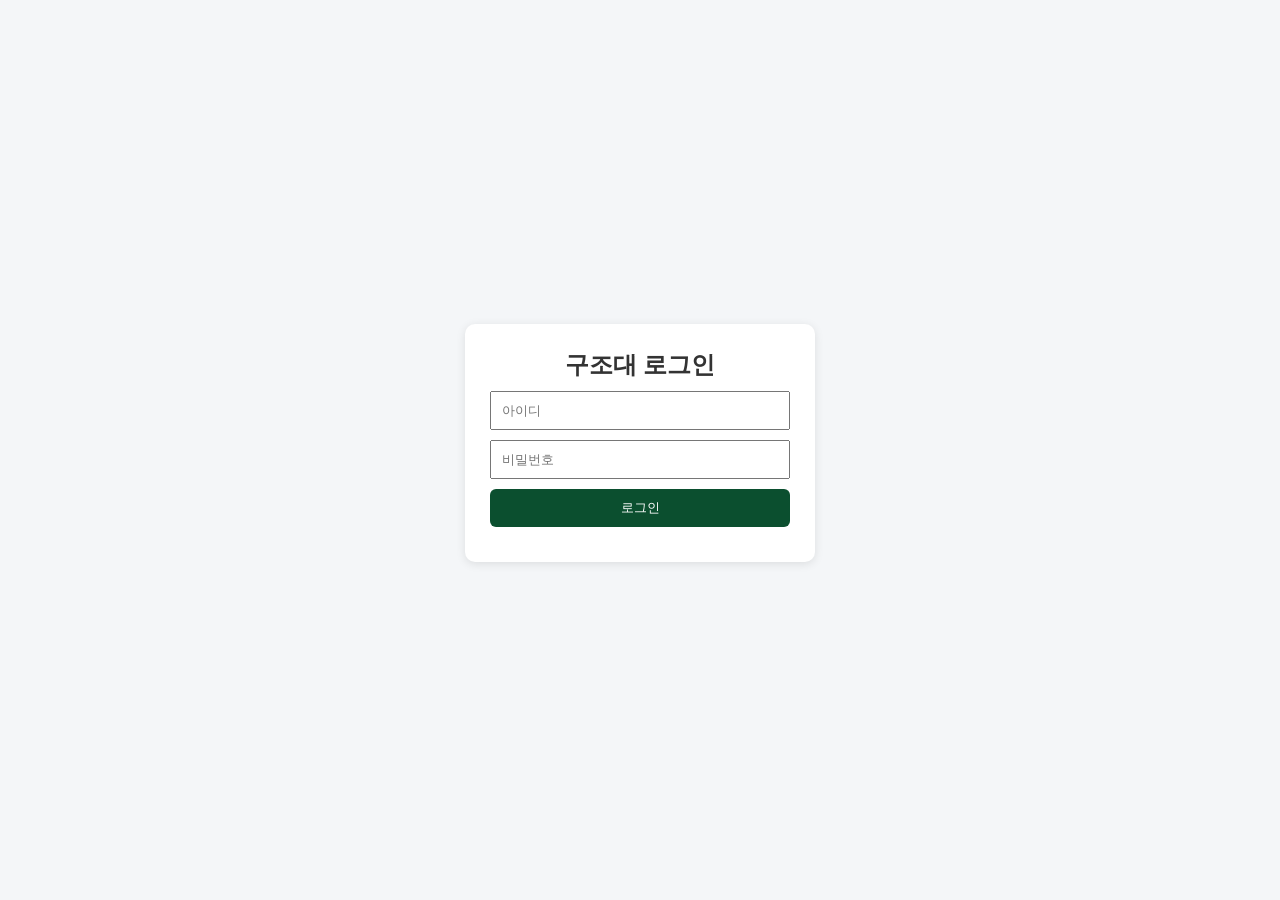
<file: index0.html>
<!DOCTYPE html>
<html lang="ko">
<head>
<meta charset="UTF-8">
<meta name="viewport" content="width=device-width, initial-scale=1.0">
<title>🩺 무등산국립공원 특수산악구조대</title>

<style>
*{margin:0;padding:0;box-sizing:border-box;font-family:'Malgun Gothic', sans-serif;}
body{background:#f4f6f8;color:#333;}
header{
    background:linear-gradient(rgba(0,0,0,0.5),rgba(0,0,0,0.5)),
    url('https://images.unsplash.com/photo-1464822759023-fed622ff2c3b?auto=format&fit=crop&w=1600&q=80');
    background-size:cover;
    background-position:center;
    height:30vh;
    display:flex;
    justify-content:center;
    align-items:center;
    text-align:center;
    color:white;
}
nav{background:#0b4f2f;padding:15px;text-align:center;position:sticky;top:0;z-index:1000;}
nav a{color:white;text-decoration:none;margin:0 20px;font-weight:bold;}
section{padding:60px 10%;}
.section-title{text-align:center;margin-bottom:30px;color:#0b4f2f;}
.card{background:white;padding:25px;border-radius:10px;box-shadow:0 2px 10px rgba(0,0,0,0.1);margin-bottom:15px;}
button{margin-top:10px;padding:10px 15px;border:none;background:#0b4f2f;color:white;border-radius:6px;cursor:pointer;}
#map{width:100%;height:400px;border-radius:10px;margin-bottom:15px;}
.calendar-wrap{width:100%;height:80vh;}
.calendar-wrap iframe{width:100%;height:100%;border:0;border-radius:10px;}
.today-box{background:#fff;padding:15px;border-radius:10px;margin-bottom:15px;box-shadow:0 2px 10px rgba(0,0,0,0.1);}
footer{background:#0b4f2f;color:white;text-align:center;padding:20px;}
#modalBody {max-height: 80vh; overflow-y: auto;}

/* 📊 테이블 스캔 시 시인성을 높이기 위한 구조대 스타일 적용 */
.table-responsive { width: 100%; overflow-x: auto; margin-top: 20px; border-radius: 10px; box-shadow: 0 2px 10px rgba(0,0,0,0.05); }
table { width: 100%; border-collapse: collapse; background: #fff; text-align: center; min-width: 650px; }
th, td { padding: 12px 15px; border: 1px solid #e1e4e6; }
th { background-color: #0b4f2f; color: white; font-weight: bold; }
tr:nth-child(even) { background-color: #f8f9fa; }
tr:hover { background-color: #f1f3f5; cursor: pointer; }
</style>
</head>
<body>

<div id="loginPage" style="height:100vh;display:flex;justify-content:center;align-items:center;">
    <div class="card" style="width:350px;">
        <h2 style="text-align:center;">구조대 로그인</h2>
        <input id="userid" placeholder="아이디" style="width:100%;padding:10px;margin-top:10px;">
        <input id="password" type="password" placeholder="비밀번호" style="width:100%;padding:10px;margin-top:10px;">
        <button onclick="login()" style="width:100%;">로그인</button>
        <p id="loginMsg" style="color:red;text-align:center;margin-top:10px;"></p>
    </div>
</div>

<div id="mainPage" style="display:none;">

<header>
    <div>
        <h1>🩺 무등산국립공원 특수산악구조대</h1>
        <p>국민의 생명과 안전을 지키는 산악전문 구조팀</p>
    </div>
</header>

<nav>
<a href="#mainPage">Home</a>
<a href="#rescue">사고현황</a> 
<a href="#mission">상황판</a>
<a href="#calendar">일정공유</a>
<a href="#notice">업무공지</a>
<a href="#contact">유관기관</a>
</nav>

<div id="noticePreview"></div>  

<div class="today-box">
  <h3>📌 오늘 일정</h3>
  <div id="todaySchedule"></div>
</div> 

<section id="rescue">
  <h2 class="section-title">🚨 실시간 사고현황</h2>
  <div id="map"></div>
  
  <div id="listArea" style="display:none;"></div>
  
  <div class="table-responsive">
    <table id="sheetTable">
      <thead>
        <tr>
          <th>시간</th><th>구분</th><th>주소</th><th>연락처</th><th>증상</th><th>상태</th>
        </tr>
      </thead>
      <tbody>
        <tr><td colspan="6" style="padding:20px; color:#777;">데이터를 불러오는 중입니다...</td></tr>
      </tbody>
    </table>
  </div>
</section>

<audio id="alertSound">
  <source src="https://actions.google.com/sounds/v1/alarms/alarm_clock.ogg">
</audio>

<section id="mission">
<h2 class="section-title">상황판</h2>
<div class="card">
    <h3>🚑 구조출동 상황판</h3>
    <p>산악사고 신고/접수/대응 상황판</p>
    <button onclick="window.open('https://mudeung.github.io/rescue/callems1.html','_blank')">바로가기</button>
</div>
<div class="card">
    <h3>🆘 산악사고 신고접수</h3>
    <p>실시간 신고접수</p>
    <button onclick="window.open('https://mudeung.github.io/rescue/callems.html','_blank')">바로가기</button>
</div>
<div class="card">
    <h3>📍 실시간 위치 공유시스템</h3>
    <p>구조대원 실시간 위치확인</p>
    <button onclick="window.open('https://mudeung.github.io/rescue/gpsgps.html','_blank')">바로가기</button>
</div>
</section>

<section id="calendar">
<h2 class="section-title">일정공유</h2>
<div class="calendar-wrap">
<iframe
src="https://calendar.google.com/calendar/embed?src=35f4e5ad17b2ce6c5ae379ff9dda889a46f1ee7928c82efdc9668a596da889fb%40group.calendar.google.com&ctz=Asia/Seoul&hl=ko">
</iframe>
</div>
</section>

<section id="notice">
<h2 class="section-title">업무공지</h2>

<div class="card">
<input id="noticeTitle" placeholder="제목" style="width:100%;padding:10px;">
<br><br>
<textarea id="noticeContent" placeholder="내용" style="width:100%;height:120px;"></textarea>
<br><br>
<input type="file" id="noticeFile">
<button onclick="writeNotice()">등록</button>
</div>

<div id="noticeList"></div>
</section>

<section id="contact">
<h2 class="section-title">유관기관</h2>

<div class="card">
    <p><strong>무등산 재난안전상황실: 062-230-2043 / FAX 062-230-2099 / 무등산 동부 재난안전상황실: 061-370-5733</strong></p>
    <p><strong>무등산 사무소 업무폰: 010-3190-1187 / 무등산 원효분소 업무폰: 010-8860-1187</strong></p>
</div>

<div class="card">
    <p><strong>119산악구조대 사무실: 062-606-4791 / 119산악구조대 업무폰: 010-8002-0860</strong></p>
</div>
</section>

<footer>
© 2026 무등산국립공원 특수산악구조대는 산악사고, 조난자 구조, 응급처치, 수색 활동을 수행하며 24시간 대응체계를 유지하고 있습니다.
</footer>

</div>

<div id="modalOverlay" style="
  display:none;
  position:fixed;
  top:0;left:0;
  width:100%;height:100%;
  background:rgba(0,0,0,0.6);
  justify-content:center;
  align-items:center;
  z-index:9999;
">
  <div style="background:#fff;padding:20px;border-radius:10px;max-width:400px; width:90%;">
    <div id="modalBody"></div>
    <button onclick="closeModal()" style="width:100%; margin-top:15px;">닫기</button>
  </div>
</div>

<script src="https://dapi.kakao.com/v2/maps/sdk.js?appkey=ff9e145029506d6e4c72d1f2b01ea424"></script>

<script>
/* ================= API 설정 ================= */
const NOTICE_API = "https://script.google.com/macros/s/AKfycbx0RIpxdlgEZVA3CBjVLT1SWhH7cYOLePudYd1n_o_x2D3HaaD-FXLQk-_5D-aooQG0/exec";
const RESCUE_API = "https://script.google.com/macros/s/AKfycbwUbacHm34YkWh--zL_e590P6h4S5wQo3iF8tCVZu71ZaTunTwdZ1TMLVqkyuHu-izW/exec";

/* ===== 전역 변수 ===== */
let map, markers = [], allData = [];

/* ===== LOGIN 기능 ===== */
function login() {
    const id = document.getElementById("userid").value;
    const pw = document.getElementById("password").value;

    if (id === "rescue" && pw === "knps") {
        sessionStorage.setItem("login", "ok");

        document.getElementById("loginPage").style.display = "none";
        document.getElementById("mainPage").style.display = "block";

        initMap();
        loadNotice();
        loadTodaySchedule();
        loadData(); 
    } else {
        document.getElementById("loginMsg").textContent = "로그인 실패";
    }
}

/* ===== MAP 초기화 ===== */
function initMap() {
    if (map) return; 
    map = new kakao.maps.Map(document.getElementById("map"), {
        center: new kakao.maps.LatLng(35.1345, 126.9902),
        level: 6
    });
}

/* ===== NOTICE (공지사항) 기능 ===== */
async function loadNotice() {
    try {
        const res = await fetch(NOTICE_API + "?t=" + Date.now());
        const data = await res.json();
        renderNotice(data);
    } catch (err) {
        console.error("공지사항 로드 실패:", err);
    }
}

function renderNotice(data) {
    let html = "";
    let previewHtml = "";

    if (!data || data.length <= 1) {
        document.getElementById("noticeList").innerHTML = "<div class='card'>등록된 업무공지가 없습니다.</div>";
        document.getElementById("noticePreview").innerHTML = "";
        return;
    }

    for (let i = data.length - 1; i >= 1; i--) {
        if(!data[i][0]) continue;
        
        html += `
            <div class="card">
                <h3>${data[i][1] || "제목 없음"}</h3>
                <p style="white-space:pre-line">${data[i][2] || ""}</p>
                <small>${data[i][3] || ""}</small><br>
                ${data[i][4] ? `<a href="${data[i][4]}" target="_blank">첨부파일</a>` : ""}
                <br><br>
                <button onclick="deleteNotice('${data[i][0]}', this)" style="background:#c0392b;">삭제</button>
            </div>
        `;

        if (i >= data.length - 3) {
            previewHtml += `
                <div class="card" style="border-left: 5px solid #0b4f2f;">
                    <small style="color:#0b4f2f; font-weight:bold;">📢 최근 공지사항</small>
                    <h3>${data[i][1] || "제목 없음"}</h3>
                    <p style="white-space:pre-line">${data[i][2] || ""}</p>
                </div>
            `;
        }
    }

    document.getElementById("noticeList").innerHTML = html || "<div class='card'>등록된 업무공지가 없습니다.</div>";
    document.getElementById("noticePreview").innerHTML = previewHtml;
}
    
async function deleteNotice(id, btnElement) {
    if (!confirm("삭제하시겠습니까?")) return;

    try {
        const res = await fetch(NOTICE_API, {
            method: "POST",
            mode: "cors",
            headers: { "Content-Type": "text/plain" },
            body: JSON.stringify({ mode: "delete", id: String(id) })
        });
        
        const result = await res.text();

        if (result.trim() === "ok") { 
            btnElement.closest(".card").remove();
            loadNotice(); 
            alert("삭제되었습니다.");
        } else {
            alert("삭제 실패: " + result);
        }
    } catch(err) {
        console.error("상세 에러 로그:", err);
        alert("통신 오류가 발생했습니다.");
    }
}
    
async function writeNotice() {
    const file = document.getElementById("noticeFile").files[0];
    const title = document.getElementById("noticeTitle").value.trim();
    const content = document.getElementById("noticeContent").value.trim();

    if(!title || !content) {
        alert("제목과 내용을 모두 입력해주세요.");
        return;
    }

    if (file) {
        const reader = new FileReader();
        reader.onload = async function () {
            const base64 = reader.result.split(",")[1];
            try {
                const upload = await fetch(NOTICE_API, {
                    method: "POST",
                    body: JSON.stringify({ mode: "upload", file: base64, name: file.name, type: file.type })
                });
                const fileUrl = await upload.text();
                await saveNotice(fileUrl);
            } catch(err) {
                alert("파일 업로드 실패");
            }
        };
        reader.readAsDataURL(file);
    } else {
        await saveNotice("");
    }
}

async function saveNotice(fileUrl) {
    try {
        await fetch(NOTICE_API, {
            method: "POST",
            body: JSON.stringify({
                title: document.getElementById("noticeTitle").value,
                content: document.getElementById("noticeContent").value,
                writer: "구조대",
                file: fileUrl
            })
        });

        document.getElementById("noticeTitle").value = "";
        document.getElementById("noticeContent").value = "";
        document.getElementById("noticeFile").value = "";
        loadNotice();
    } catch(err) {
        alert("공지 저장 실패");
    }
}

/* ===== RESCUE DATA (사고 현황) 기능 ===== */
async function loadData() {
    if (sessionStorage.getItem("login") !== "ok") return;

    try {
        const res = await fetch(RESCUE_API + "?t=" + Date.now());
        let data = await res.json();
        if (!Array.isArray(data)) data = [];
        allData = data;
        renderData(allData);
    } catch (err) {
        console.error("사고현황 로드 실패:", err);
    }
}

function renderData(data) {
    // ❌ 불필요한 글자 카드 생성을 막기 위해 내부 리스트 추가 로직을 삭제했습니다.
    document.getElementById("listArea").innerHTML = "";
    markers.forEach(m => m.setMap(null));
    markers = [];

    if(!data || data.length === 0) {
        const tbody = document.querySelector("#sheetTable tbody");
        if(tbody) tbody.innerHTML = "<tr><td colspan='6' style='padding:20px; color:#777;'>접수된 실시간 사고가 없습니다.</td></tr>";
        return;
    }

    let bounds = new kakao.maps.LatLngBounds();
    let hasValidMarker = false;

    data.forEach(item => {
        const lat = parseFloat(item.lat || item.latitude);
        const lng = parseFloat(item.lng || item.longitude);

        if (!isNaN(lat) && !isNaN(lng)) {
            const marker = new kakao.maps.Marker({
                map: map,
                position: new kakao.maps.LatLng(lat, lng)
            });
            marker.item = item;
            kakao.maps.event.addListener(marker, 'click', () => showModal(item));
            markers.push(marker);
            bounds.extend(marker.getPosition());
            hasValidMarker = true;
        }
    });

    if (hasValidMarker && map) map.setBounds(bounds);

    // 하단 정식 상황판 테이블 호출
    renderTable(data);
}

function renderTable(data){
    const tbody = document.querySelector("#sheetTable tbody");
    if(!tbody) return; 
    tbody.innerHTML = "";
    
    data.forEach(item => {
        const tr = document.createElement("tr");
        tr.onclick = () => showModal(item);
        
        tr.innerHTML = `
            <td>${formatTime(parseKST(item.time))}</td>
            <td><strong>${item.type || '일반'}</strong></td>
            <td style="text-align:left;">${item.address || '위치 미정'}</td>
            <td>${item.phone || '-'}</td>
            <td style="text-align:left;">${item.symptom || '-'}</td>
            <td><span style="background:#0b4f2f; color:#fff; padding:2px 6px; border-radius:4px; font-size:12px;">${item.status || '대기'}</span></td>
        `;
        tbody.appendChild(tr);
    });
}

/* ===== 시간 및 유틸리티 함수 ===== */
function parseKST(dateStr) {
    if (!dateStr) return null;
    const d = new Date(dateStr);
    if (isNaN(d)) return null;
    return d;
}

function formatTime(date) {
    if (!date) return "시간 정보 없음";
    return date.toLocaleString('ko-KR', { 
        year: 'numeric', month: '2-digit', day: '2-digit', 
        hour: '2-digit', minute: '2-digit', timeZone: 'Asia/Seoul' 
    });
}

function showModal(item) {
    document.getElementById("modalOverlay").style.display = "flex";
    document.getElementById("modalBody").innerHTML = `
        <h3>🚨 상세 신고 내용</h3><hr style="margin:10px 0;">
        🕒 <strong>시간:</strong> ${formatTime(parseKST(item.time))}<br>
        🚨 <strong>구분:</strong> ${item.type || ''}<br>
        🏠 <strong>주소:</strong> ${item.address || ''}<br>
        📞 <strong>연락처:</strong> ${item.phone || ''}<br>
        📝 <strong>증상/상황:</strong> ${item.symptom || ''}<br>
        🟢 <strong>조치상태:</strong> ${item.status || ''}
    `;
}

function closeModal() {
    document.getElementById("modalOverlay").style.display = "none";
}

/* ===== TODAY SCHEDULE (구글 캘린더 연동) ===== */
async function loadTodaySchedule() {
    try {
        const todayStr = new Date().toLocaleDateString('ko-KR', { timeZone: 'Asia/Seoul' });
        const res = await fetch(`${NOTICE_API}?action=today&date=${encodeURIComponent(todayStr)}&t=${Date.now()}`);
        const data = await res.json();

        let html = "";
        if (!data || data.length === 0) {
            html = "<div style='color:#777;'>📅 오늘 예정된 구글 캘린더 일정이 없습니다.</div>";
        } else {
            data.forEach(item => {
                html += `<div style="margin-bottom: 5px;">⏰ <strong>${item.time || '종일'}</strong> - ${item.title || '제목 없음'}</div>`;
            });
        }
        document.getElementById("todaySchedule").innerHTML = html;
    } catch(err) {
        console.error("구글 캘린더 연동 실패:", err);
        document.getElementById("todaySchedule").innerHTML = "<div style='color:red;'>❌ 구글 캘린더 일정을 불러오지 못했습니다.</div>";
    }
}

/* ===== 초기 구동 브라우저 로드 이벤트 통합 ===== */
window.addEventListener("load", () => {
    if (sessionStorage.getItem("login") === "ok") {
        document.getElementById("loginPage").style.display = "none";
        document.getElementById("mainPage").style.display = "block";
        initMap();
        loadNotice();
        loadTodaySchedule();
        loadData();
    } else {
        loadTodaySchedule(); 
    }
});

/* ===== 실시간 데이터 갱신 (15초 주기) ===== */
setInterval(loadData, 15000); 
</script>
</body>
</html>
</file>
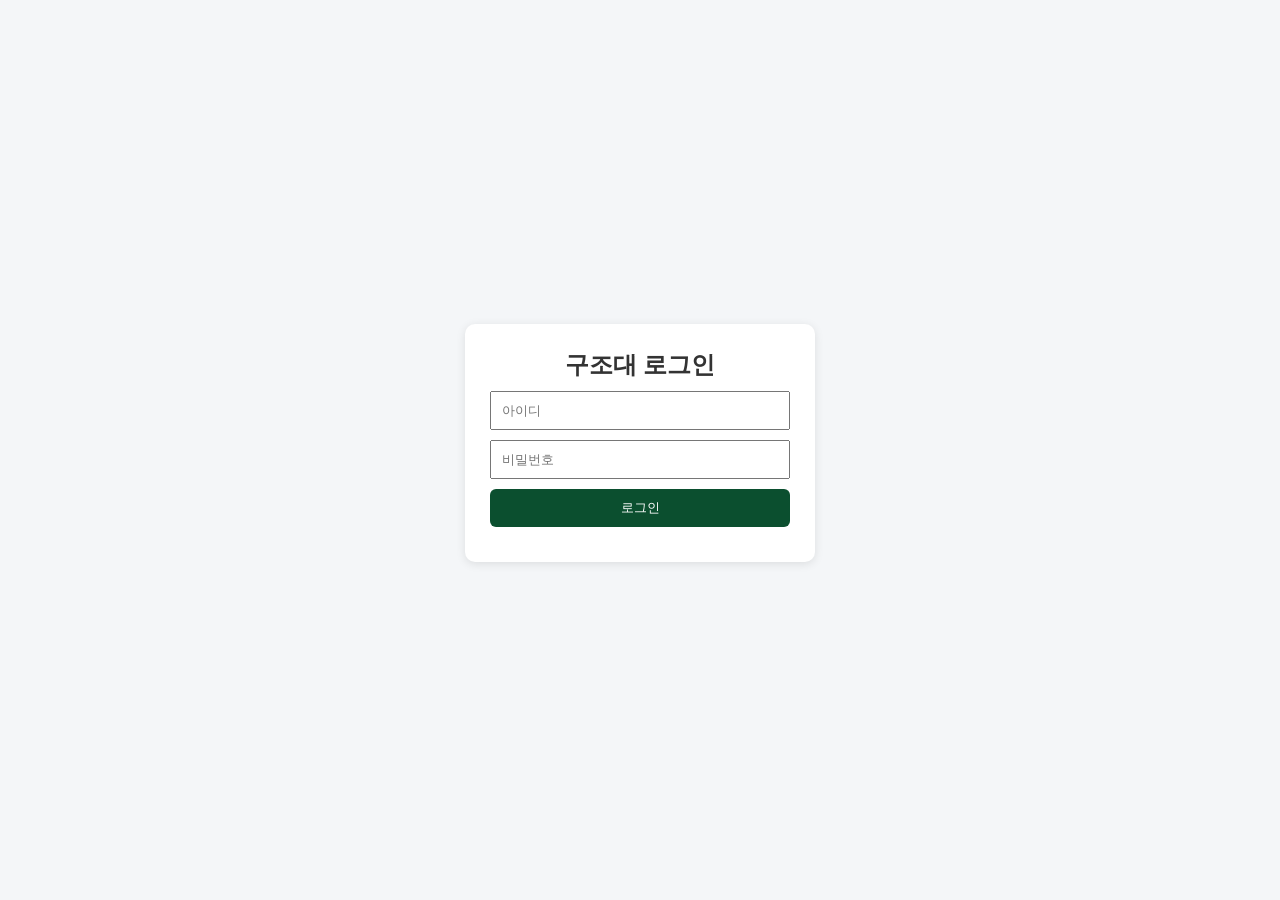
<file: indexbackup.html>
<!DOCTYPE html>
<html lang="ko">
<head>
<meta charset="UTF-8">
<meta name="viewport" content="width=device-width, initial-scale=1.0">
<title>🩺 무등산국립공원 특수산악구조대</title>
<link rel="manifest" href="manifest.json">
<meta name="theme-color" content="#0b4f2f">
    
<style>
*{margin:0;padding:0;box-sizing:border-box;font-family:'Malgun Gothic', sans-serif;}
body{background:#f4f6f8;color:#333;}
header{
    background:linear-gradient(rgba(0,0,0,0.5),rgba(0,0,0,0.5)),
    url('https://mudeung.github.io/SMRT/무등산_서석대.jpg');
    background-size:cover;
    background-position:center;
    height:30vh;
    display:flex;
    justify-content:center;
    align-items:center;
    text-align:center;
    color:white;
}
nav{background:#0b4f2f;padding:15px;text-align:center;position:sticky;top:0;z-index:1000;}
nav a{color:white;text-decoration:none;margin:0 20px;font-weight:bold;}
section{padding:60px 10%;}
.section-title{text-align:center;margin-bottom:30px;color:#0b4f2f;}
.card{background:white;padding:25px;border-radius:10px;box-shadow:0 2px 10px rgba(0,0,0,0.1);margin-bottom:15px;}
button{margin-top:10px;padding:10px 15px;border:none;background:#0b4f2f;color:white;border-radius:6px;cursor:pointer;}
#map{width:100%;height:400px;border-radius:10px;margin-bottom:15px;}
.calendar-wrap{width:100%;height:80vh;}
.calendar-wrap iframe{width:100%;height:100%;border:0;border-radius:10px;}
.today-box{background:#fff;padding:15px;border-radius:10px;margin-bottom:15px;box-shadow:0 2px 10px rgba(0,0,0,0.1);}
footer{background:#0b4f2f;color:white;text-align:center;padding:20px;}
#modalBody {max-height: 80vh; overflow-y: auto;}

/* 📊 테이블 스캔 시 시인성을 높이기 위한 구조대 스타일 적용 */
.table-responsive { width: 100%; overflow-x: auto; margin-top: 20px; border-radius: 10px; box-shadow: 0 2px 10px rgba(0,0,0,0.05); }
table { width: 100%; border-collapse: collapse; background: #fff; text-align: center; min-width: 650px; }
th, td { padding: 12px 15px; border: 1px solid #e1e4e6; }
th { background-color: #0b4f2f; color: white; font-weight: bold; }
tr:nth-child(even) { background-color: #f8f9fa; }
tr:hover { background-color: #f1f3f5; cursor: pointer; }
</style>
</head>
<body>

<div id="loginPage" style="height:100vh;display:flex;justify-content:center;align-items:center;">
    <div class="card" style="width:350px;">
        <h2 style="text-align:center;">구조대 로그인</h2>
        <input id="userid" placeholder="아이디" style="width:100%;padding:10px;margin-top:10px;">
        <input id="password" type="password" placeholder="비밀번호" style="width:100%;padding:10px;margin-top:10px;">
        <button onclick="login()" style="width:100%;">로그인</button>
        <p id="loginMsg" style="color:red;text-align:center;margin-top:10px;"></p>
    </div>
</div>

<div id="mainPage" style="display:none;">

<header>
    <div>
        <h1>🩺 무등산국립공원 특수산악구조대</h1>
        <p>국민의 생명과 안전을 지키는 산악전문 구조팀</p>
    </div>
</header>

<nav>
<a href="#mainPage">Home</a>
<a href="#rescue">사고현황</a> 
<a href="#calendar">일정공유</a>
<a href="#mission">게시판</a>
<a href="#notice">업무공지</a>
<a href="#contact">유관기관</a>
</nav>

<div id="noticePreview" style="padding: 20px 10% 0 10%;"></div>  

<div class="today-box" style="margin: 20px 10% 0 10%;">
  <h3>📌 특수구조팀 오늘 일정</h3>
  <div id="todaySchedule"></div>
</div> 

<br>
    <br>
        <br>
           <br>
    
<section id="rescue">
<h2 class="section-title">🚨 무등산 실시간 산악사고 현황</h2>
  <div id="map"></div>
  
  <div id="listArea" style="display:none;"></div>
  
  <div class="table-responsive">
    <table id="sheetTable">
      <thead>
        <tr>
          <th>시간</th><th>구분</th><th>주소</th><th>연락처</th><th>증상</th><th>상태</th>
        </tr>
      </thead>
      <tbody>
        <tr><td colspan="6" style="padding:20px; color:#777;">데이터를 불러오는 중입니다...</td></tr>
      </tbody>
    </table>
  </div>
</section>

<audio id="alertSound">
  <source src="https://actions.google.com/sounds/v1/alarms/alarm_clock.ogg">
</audio>
    
 
<section id="rescue">
<section id="calendar">
<h2 class="section-title">📒 교육/훈련/행사/일정 공유</h2>
<div class="calendar-wrap">
<iframe
src="https://calendar.google.com/calendar/embed?src=35f4e5ad17b2ce6c5ae379ff9dda889a46f1ee7928c82efdc9668a596da889fb%40group.calendar.google.com&ctz=Asia/Seoul&hl=ko">
</iframe>
</div>
</section>

<section id="mission">
<h2 class="section-title">📚 특수산악구조팀 게시판</h2>

    <div class="card">
    <h3>🚨 119 재난상황 정보</h3>
    <p>국민안전24 재난상황 정보</p>
    <button onclick="window.open('https://www.safekorea.go.kr/safekorea-kor/ctim/csim/fireInfo.do','_blank')">바로가기</button>
</div>
   
 <div class="card">
    <h3>🆘 무등산 산악사고 신고접수</h3>
    <p>실시간 산악사고 신고접수</p>
    <button onclick="window.open('https://mudeung.github.io/rescue/callems.html','_blank')">바로가기</button>
</div>

    <div class="card">
    <h3>📝 무등산 산악사고 기록지 게시판</h3>
    <p>산악사고 원인/유형/응급처치 기록</p>
    <button onclick="window.open('https://mudeung.github.io/SMRT/files.html','_blank')">파일 공유</button>
</div>    

    <div class="card">
    <h3>📍 특수구조팀 실시간 위치공유</h3>
    <p>구조대원 실시간 위치확인</p>
    <button onclick="window.open('https://mudeung.github.io/rescue/gpsgps.html','_blank')">바로가기</button>
</div>

    <div class="card">
    <h3>📂 특수산악구조팀 자료</h3>
    <p>산악사고/구조출동/업무자료 공유</p>
    <button onclick="window.open('https://drive.google.com/drive/folders/1sie1wSv_dGcZhO7aEieDjNj-yH4fKj_L','_blank')">파일 공유</button>
</div>

    <div class="card">
    <h3>🏷️ 특수산악구조팀 게시판</h3>
    <p>게시판 글 작성 및 점검일지 등 공유</p>
    <button onclick="window.open('https://mudeung.github.io/SMRT/file.html','_blank')">파일 공유</button>
</div>
</section>    
    
   
<section id="notice">
<h2 class="section-title">🔖 중요업무 공지</h2>

<div class="card">
<input id="noticeTitle" placeholder="제목" style="width:100%;padding:10px;">
<br><br>
<textarea id="noticeContent" placeholder="내용" style="width:100%;height:120px;"></textarea>
<br><br>
<button onclick="writeNotice()">등록</button>
</div>

<div id="noticeList"></div>
</section>

   
<section id="contact">
<h2 class="section-title">📞 유관기관 연락처</h2>

<div class="card">
    <p><strong>무등산 재난안전상황실: 062-230-2043 / FAX 062-230-2099 / 무등산 동부 재난안전상황실: 061-370-5733</strong></p>
    <p><strong>무등산 사무소 업무폰: 010-3190-1187 / 무등산 원효분소 업무폰: 010-8860-1187</strong></p>
</div>

<div class="card">
    <p><strong>119산악구조대 사무실: 062-606-4791 / 119산악구조대 업무폰: 010-8002-0860</strong></p>
</div>
</section>


<footer>
© 2026 무등산국립공원 특수산악구조대는 산악사고, 조난자 구조, 응급처치, 수색 활동을 수행하며 24시간 대응체계를 유지하고 있습니다.
</footer>

</div>

<div id="modalOverlay" style="
  display:none;
  position:fixed;
  top:0;left:0;
  width:100%;height:100%;
  background:rgba(0,0,0,0.6);
  justify-content:center;
  align-items:center;
  z-index:9999;
">
  <div style="background:#fff;padding:20px;border-radius:10px;max-width:400px; width:90%;">
    <div id="modalBody"></div>
    <button onclick="closeModal()" style="width:100%; margin-top:15px;">닫기</button>
  </div>
</div>


<script src="https://dapi.kakao.com/v2/maps/sdk.js?appkey=ff9e145029506d6e4c72d1f2b01ea424&autoload=false"></script>


<script>
/* ================= API 설정 ================= */
const NOTICE_API = "https://script.google.com/macros/s/AKfycbxmWcN7CKCZqpTD27vrPFaqMCpkoR5tLCAFJPIaGghoXih1IDjI-lFSQvEEXdh3RIG3/exec";
const RESCUE_API = "https://script.google.com/macros/s/AKfycbwUbacHm34YkWh--zL_e590P6h4S5wQo3iF8tCVZu71ZaTunTwdZ1TMLVqkyuHu-izW/exec";

/* ===== 전역 변수 ===== */
let map, markers = [], allData = [];

/* ===== LOGIN 기능 ===== */
async function login() {

    const id = document.getElementById("userid").value;
    const pw = document.getElementById("password").value;

    try {

        const res = await fetch(NOTICE_API, {
            method: "POST",
            headers: {
                "Content-Type": "text/plain"
            },
            body: JSON.stringify({
                mode: "login",
                id: id,
                pw: pw
            })
        });

        const result = await res.json();

        if (result.success) {

            sessionStorage.setItem("login", "ok");

            document.getElementById("loginPage").style.display = "none";
            document.getElementById("mainPage").style.display = "block";

            initMap();
            loadNotice();
            loadTodaySchedule();
            loadData();

        } else {

            document.getElementById("loginMsg").textContent =
                "로그인 실패";

        }

    } catch (err) {

        console.error(err);

        document.getElementById("loginMsg").textContent =
            "서버 연결 실패";

    }
}
/* ===== MAP 초기화 ===== */
function initMap() {
    if (map) return; 
    map = new kakao.maps.Map(document.getElementById("map"), {
        center: new kakao.maps.LatLng(35.1345, 126.9902),
        level: 6
    });
}

/* ===== NOTICE (공지사항) 기능 ===== */
async function loadNotice() {
    try {
        const res = await fetch(NOTICE_API + "?t=" + Date.now());
        const text = await res.text();

        let data;
        try {
            data = JSON.parse(text);
        } catch (e) {
            console.log("서버 응답(JSON 아님):", text);
            return;
        }

        renderNotice(data);

    } catch (err) {
        console.error("공지사항 로드 실패:", err);
    }
}

function renderNotice(data) {
    let html = "";
    let previewHtml = "";

    if (!data || data.length <= 1) {
        document.getElementById("noticeList").innerHTML = "<div class='card'>등록된 업무공지가 없습니다.</div>";
        document.getElementById("noticePreview").innerHTML = "";
        return;
    }

    for (let i = data.length - 1; i >= 1; i--) {
        if(!data[i][0]) continue;
        
        html += `
            <div class="card">
                <h3>${data[i][1] || "제목 없음"}</h3>
                <p style="white-space:pre-line">${data[i][2] || ""}</p>
                <small>${data[i][3] || ""}</small><br>
                         <br><br>
                <button onclick="deleteNotice('${data[i][0]}', this)" style="background:#c0392b;">
                삭제
                </button>
            </div>
        `;

        if (i >= data.length - 3) {
            previewHtml += `
                <div class="card" style="border-left: 5px solid #0b4f2f;">
                    <small style="color:#0b4f2f; font-weight:bold;">📢 최근 공지사항</small>
                    <h3>${data[i][1] || "제목 없음"}</h3>
                    <p style="white-space:pre-line">${data[i][2] || ""}</p>
                </div>
            `;
        }
    }

    document.getElementById("noticeList").innerHTML = html || "<div class='card'>등록된 업무공지가 없습니다.</div>";
    document.getElementById("noticePreview").innerHTML = previewHtml;
}
    
async function deleteNotice(id, btnElement) {

    if (!confirm("삭제하시겠습니까?")) return;

    try {

        const res = await fetch(NOTICE_API, {
            method: "POST",
            headers: {
                "Content-Type": "text/plain"
            },
            body: JSON.stringify({
                mode: "delete",
                id: String(id)
            })
        });

        const result = await res.text();

        if (result.trim() === "ok") {

            btnElement.closest(".card").remove();
            loadNotice();

            alert("공지 삭제 완료");

        } else {
            alert("삭제 실패 : " + result);
        }

    } catch (err) {
        console.error(err);
        alert("통신 오류");
    }
}
    
/* ===== 업무공지 작성 및 파일 업로드 기능 ===== */
async function writeNotice() {

    const title = document.getElementById("noticeTitle").value.trim();
    const content = document.getElementById("noticeContent").value.trim();

    if (!title || !content) {
        alert("제목과 내용을 모두 입력해주세요.");
        return;
    }

    await saveNotice();
}
    
/* ===== 게시글 최종 스프레드시트 저장 기능 ===== */
async function saveNotice() {
    try {

        const res = await fetch(NOTICE_API, {
            method: "POST",
            headers: {
                "Content-Type": "text/plain"
            },
            body: JSON.stringify({
                title: document.getElementById("noticeTitle").value,
                content: document.getElementById("noticeContent").value,
                writer: "구조대"
            })
        });

        const result = await res.text();

        if (result.trim() === "ok") {

            document.getElementById("noticeTitle").value = "";
            document.getElementById("noticeContent").value = "";

            loadNotice();

            alert("공지 등록 완료");

        } else {
            alert("저장 실패 : " + result);
        }

    } catch (err) {
        console.error(err);
        alert("저장 실패");
    }
}
    
/* ===== RESCUE DATA (사고 현황) 기능 ===== */
async function loadData() {
    if (sessionStorage.getItem("login") !== "ok") return;

    try {
        const res = await fetch(RESCUE_API + "?t=" + Date.now());
        let data = await res.json();
        if (!Array.isArray(data)) data = [];
        allData = data;
        renderData(allData);
    } catch (err) {
        console.error("사고현황 로드 실패:", err);
    }
}

function renderData(data) {
    document.getElementById("listArea").innerHTML = "";
    markers.forEach(m => m.setMap(null));
    markers = [];

    if(!data || data.length === 0) {
        const tbody = document.querySelector("#sheetTable tbody");
        if(tbody) tbody.innerHTML = "<tr><td colspan='6' style='padding:20px; color:#777;'>접수된 실시간 사고가 없습니다.</td></tr>";
        return;
    }

    let bounds = new kakao.maps.LatLngBounds();
    let hasValidMarker = false;

    data.forEach(item => {
        const lat = parseFloat(item.lat || item.latitude);
        const lng = parseFloat(item.lng || item.longitude);

        if (!isNaN(lat) && !isNaN(lng)) {
            const marker = new kakao.maps.Marker({
                map: map,
                position: new kakao.maps.LatLng(lat, lng)
            });
            marker.item = item;
            kakao.maps.event.addListener(marker, 'click', () => showModal(item));
            markers.push(marker);
            bounds.extend(marker.getPosition());
            hasValidMarker = true;
        }
    });

    if (hasValidMarker && map) map.setBounds(bounds);
    renderTable(data);
}

function renderTable(data){
    const tbody = document.querySelector("#sheetTable tbody");
    if(!tbody) return; 
    tbody.innerHTML = "";
    
    data.forEach(item => {
        const tr = document.createElement("tr");
        tr.onclick = () => showModal(item);
        
        tr.innerHTML = `
            <td>${formatTime(parseKST(item.time))}</td>
            <td><strong>${item.type || '일반'}</strong></td>
            <td style="text-align:left;">${item.address || '위치 미정'}</td>
            <td>${item.phone || '-'}</td>
            <td style="text-align:left;">${item.symptom || '-'}</td>
            <td><span style="background:#0b4f2f; color:#fff; padding:2px 6px; border-radius:4px; font-size:12px;">${item.status || '대기'}</span></td>
        `;
        tbody.appendChild(tr);
    });
}

/* ===== 시간 및 유틸리티 함수 ===== */
function parseKST(dateStr) {
    if (!dateStr) return null;
    const d = new Date(dateStr);
    if (isNaN(d)) return null;
    return d;
}

function formatTime(date) {
    if (!date) return "시간 정보 없음";
    return date.toLocaleString('ko-KR', { 
        year: 'numeric', month: '2-digit', day: '2-digit', 
        hour: '2-digit', minute: '2-digit', timeZone: 'Asia/Seoul' 
    });
}

function showModal(item) {
    document.getElementById("modalOverlay").style.display = "flex";
    document.getElementById("modalBody").innerHTML = `
        <h3>🚨 상세 신고 내용</h3><hr style="margin:10px 0;">
        🕒 <strong>시간:</strong> ${formatTime(parseKST(item.time))}<br>
        🚨 <strong>구분:</strong> ${item.type || ''}<br>
        🏠 <strong>주소:</strong> ${item.address || ''}<br>
        📞 <strong>연락처:</strong> ${item.phone || ''}<br>
        📝 <strong>증상/상황:</strong> ${item.symptom || ''}<br>
        🟢 <strong>조치상태:</strong> ${item.status || ''}
    `;
}

function closeModal() {
    document.getElementById("modalOverlay").style.display = "none";
}

/* ===== TODAY SCHEDULE (구글 캘린더 연동) ===== */
async function loadTodaySchedule() {
    try {
        const todayStr = new Date().toLocaleDateString('ko-KR', { timeZone: 'Asia/Seoul' });
        const res = await fetch(`${NOTICE_API}?action=today&date=${encodeURIComponent(todayStr)}&t=${Date.now()}`);
        const data = await res.json();

        let html = "";
        if (!data || data.length === 0) {
            html = "<div style='color:#777;'>📅 오늘 예정된 구글 캘린더 일정이 없습니다.</div>";
        } else {
            data.forEach(item => {
                html += `<div style="margin-bottom: 5px;">⏰ <strong>${item.time || '종일'}</strong> - ${item.title || '제목 없음'}</div>`;
            });
        }
        document.getElementById("todaySchedule").innerHTML = html;
    } catch(err) {
        console.error("구글 캘린더 연동 실패:", err);
        document.getElementById("todaySchedule").innerHTML = "<div style='color:red;'>❌ 구글 캘린더 일정을 불러오지 못했습니다.</div>";
    }
}

/* ===== 초기 구동 브라우저 로드 이벤트 통합 ===== */
window.addEventListener("load", () => {
    kakao.maps.load(function () {
        if (sessionStorage.getItem("login") === "ok") {
            document.getElementById("loginPage").style.display = "none";
            document.getElementById("mainPage").style.display = "block";

            initMap();
            loadNotice();
            loadTodaySchedule();
            loadData();
        } else {
            loadTodaySchedule();
        }
    });
});

/* ===== 실시간 데이터 갱신 (15초 주기) ===== */
setInterval(loadData, 15000); 
</script>
</body>
</html>
</file>
